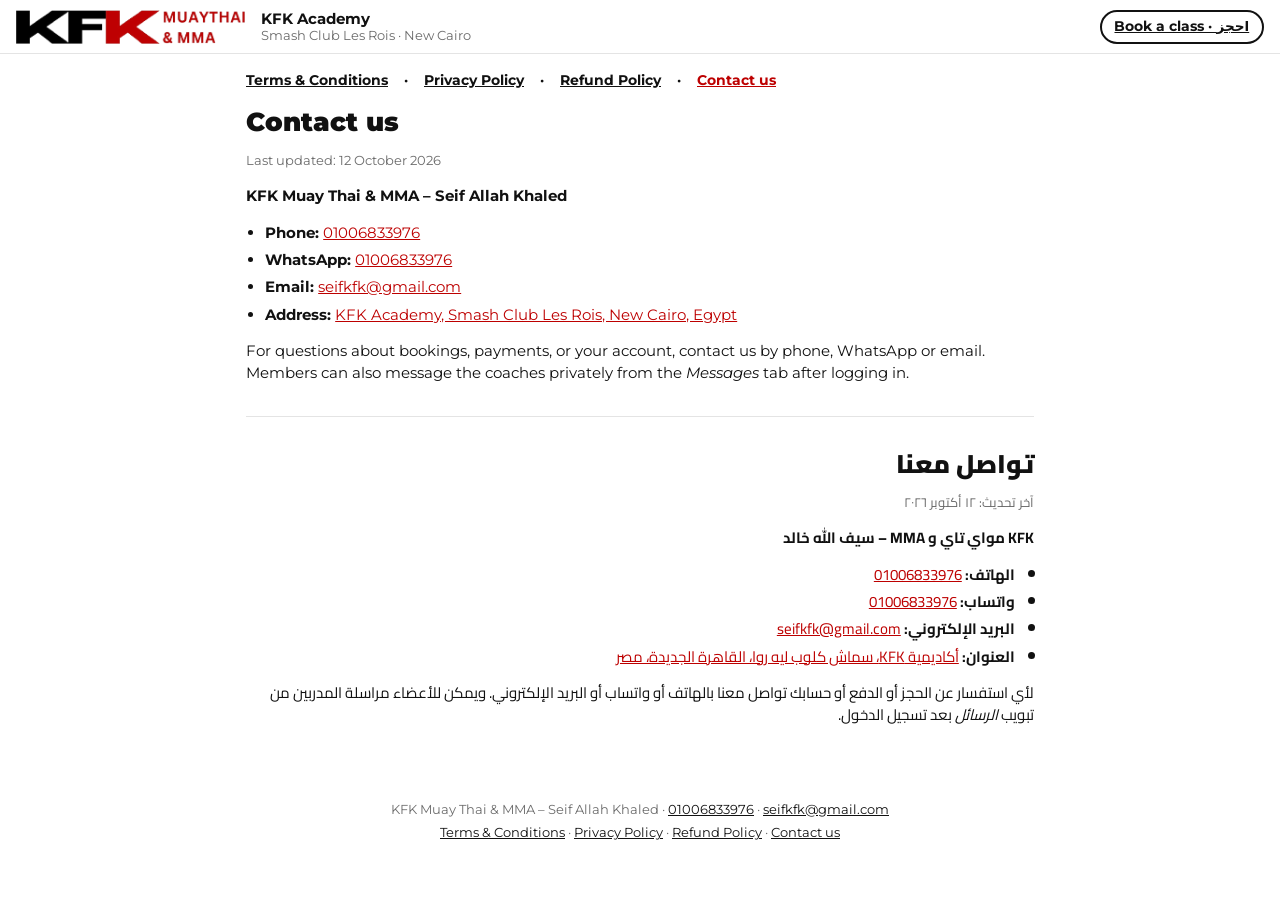
<file: contact.html>
<!doctype html>
<html lang="en">
<head>
<meta charset="utf-8"><meta name="viewport" content="width=device-width, initial-scale=1">
<title>Contact us — KFK Academy</title>
<meta name="description" content="Contact us for KFK Muay Thai &amp; MMA class booking at KFK Academy, New Cairo.">
<link rel="icon" type="image/png" href="assets/brand/icon-k-black-fighter.png">
<link rel="preconnect" href="https://fonts.googleapis.com"><link rel="preconnect" href="https://fonts.gstatic.com" crossorigin>
<link href="https://fonts.googleapis.com/css2?family=Montserrat:wght@400;600;700;800&family=Cairo:wght@400;600;700&display=swap" rel="stylesheet">
<link rel="stylesheet" href="css/app.css">
</head>
<body class="policy">
<header class="top"><a href="./"><img class="logo" src="assets/brand/logo-full-horizontal.png" alt="KFK Muay Thai &amp; MMA"></a>
<div class="who"><strong>KFK Academy</strong><small>Smash Club Les Rois · New Cairo</small></div>
<a class="btn ghost sm" href="./">Book a class · احجز</a></header>
<main class="container policy-body">
<nav class="policy-nav"><a href="terms.html">Terms &amp; Conditions</a> · <a href="privacy.html">Privacy Policy</a> · <a href="refund-policy.html">Refund Policy</a> · <a href="contact.html" aria-current="page">Contact us</a></nav>
<article lang="en"><h1>Contact us</h1><p class="muted small">Last updated: 12 October 2026</p><p><strong>KFK Muay Thai &amp; MMA – Seif Allah Khaled</strong></p>
<ul class="rules">
<li><strong>Phone:</strong> <a href="tel:+201006833976">01006833976</a></li>
<li><strong>WhatsApp:</strong> <a href="https://wa.me/201006833976" target="_blank" rel="noopener">01006833976</a></li>
<li><strong>Email:</strong> <a href="mailto:seifkfk@gmail.com">seifkfk@gmail.com</a></li>
<li><strong>Address:</strong> <a href="https://maps.google.com/?q=30.005711,31.508550" target="_blank" rel="noopener">KFK Academy, Smash Club Les Rois, New Cairo, Egypt</a></li>
</ul>
<p>For questions about bookings, payments, or your account, contact us by phone, WhatsApp or email. Members can also message the coaches privately from the <em>Messages</em> tab after logging in.</p></article>
<article lang="ar" dir="rtl"><h1>تواصل معنا</h1><p class="muted small">آخر تحديث: ١٢ أكتوبر ٢٠٢٦</p><p><strong>KFK مواي تاي و MMA – سيف الله خالد</strong></p>
<ul class="rules">
<li><strong>الهاتف:</strong> <a href="tel:+201006833976">01006833976</a></li>
<li><strong>واتساب:</strong> <a href="https://wa.me/201006833976" target="_blank" rel="noopener">01006833976</a></li>
<li><strong>البريد الإلكتروني:</strong> <a href="mailto:seifkfk@gmail.com">seifkfk@gmail.com</a></li>
<li><strong>العنوان:</strong> <a href="https://maps.google.com/?q=30.005711,31.508550" target="_blank" rel="noopener">أكاديمية KFK، سماش كلوب ليه روا، القاهرة الجديدة، مصر</a></li>
</ul>
<p>لأي استفسار عن الحجز أو الدفع أو حسابك تواصل معنا بالهاتف أو واتساب أو البريد الإلكتروني. ويمكن للأعضاء مراسلة المدربين من تبويب <em>الرسائل</em> بعد تسجيل الدخول.</p></article>
</main>
<footer class="site-footer"><span>KFK Muay Thai &amp; MMA – Seif Allah Khaled</span> · <a href="tel:+201006833976">01006833976</a> · <a href="mailto:seifkfk@gmail.com">seifkfk@gmail.com</a><br><a href="terms.html">Terms &amp; Conditions</a> · <a href="privacy.html">Privacy Policy</a> · <a href="refund-policy.html">Refund Policy</a> · <a href="contact.html" aria-current="page">Contact us</a></footer>
</body></html>
</file>
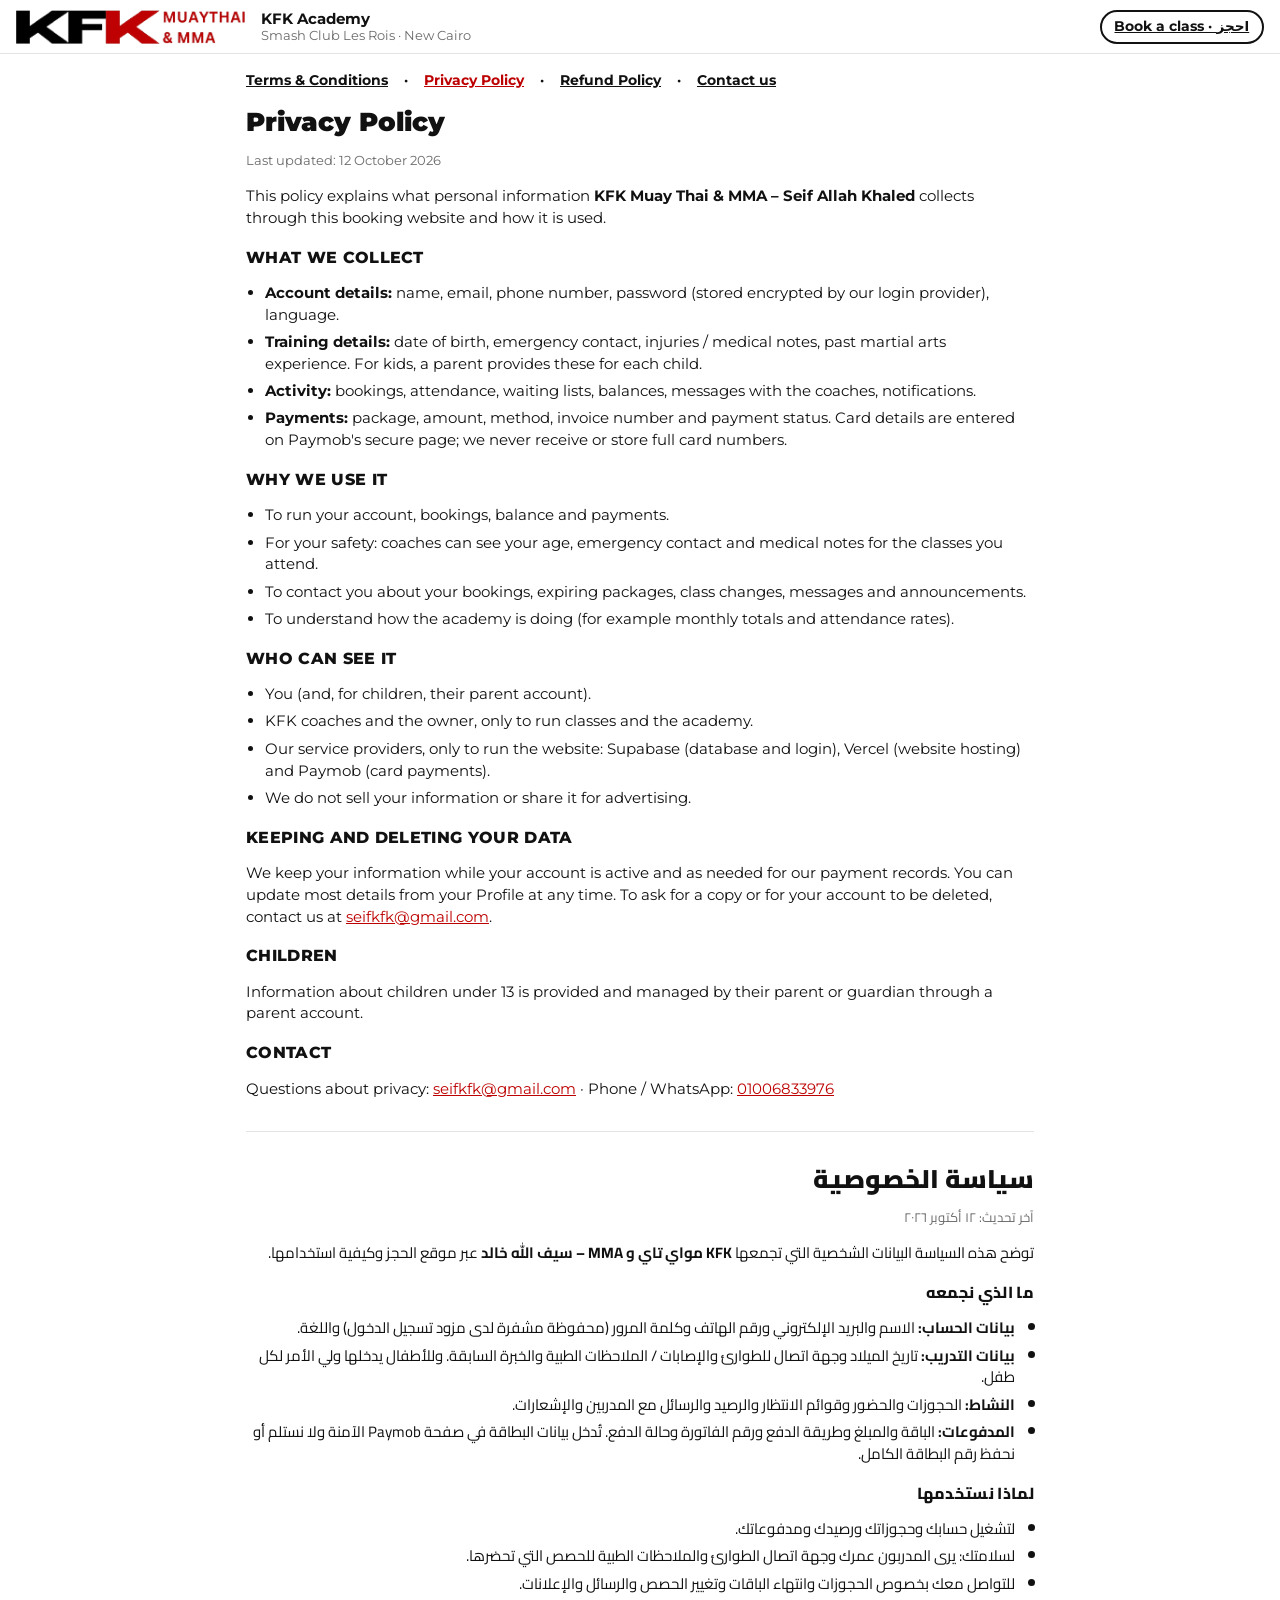
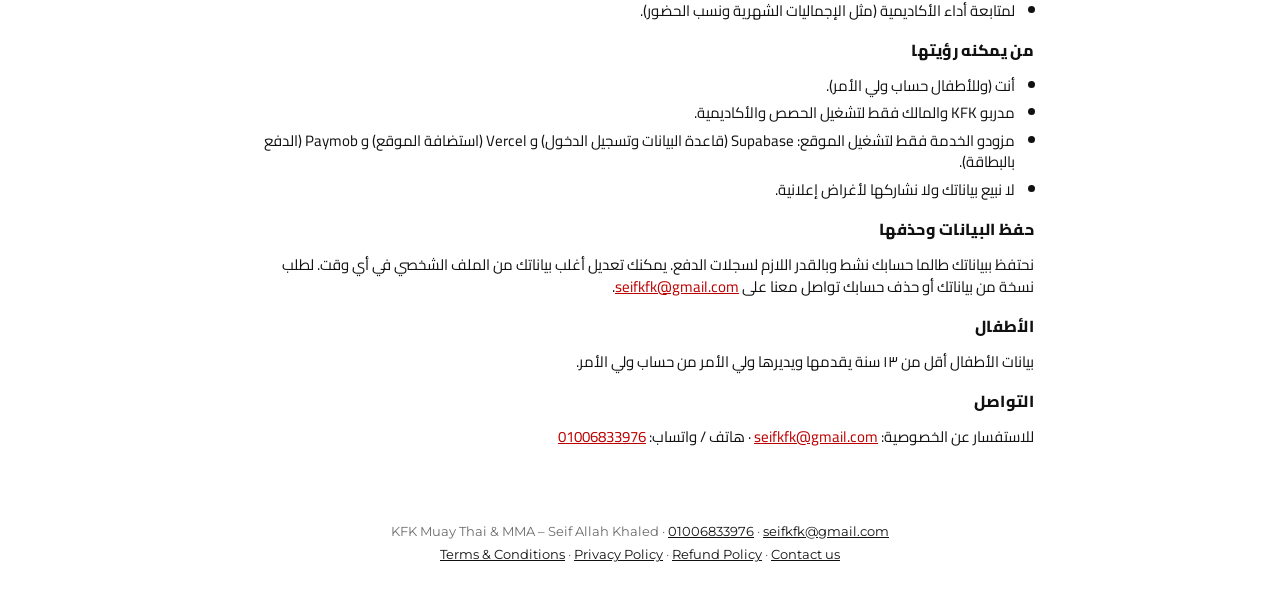
<file: privacy.html>
<!doctype html>
<html lang="en">
<head>
<meta charset="utf-8"><meta name="viewport" content="width=device-width, initial-scale=1">
<title>Privacy Policy — KFK Academy</title>
<meta name="description" content="Privacy Policy for KFK Muay Thai &amp; MMA class booking at KFK Academy, New Cairo.">
<link rel="icon" type="image/png" href="assets/brand/icon-k-black-fighter.png">
<link rel="preconnect" href="https://fonts.googleapis.com"><link rel="preconnect" href="https://fonts.gstatic.com" crossorigin>
<link href="https://fonts.googleapis.com/css2?family=Montserrat:wght@400;600;700;800&family=Cairo:wght@400;600;700&display=swap" rel="stylesheet">
<link rel="stylesheet" href="css/app.css">
</head>
<body class="policy">
<header class="top"><a href="./"><img class="logo" src="assets/brand/logo-full-horizontal.png" alt="KFK Muay Thai &amp; MMA"></a>
<div class="who"><strong>KFK Academy</strong><small>Smash Club Les Rois · New Cairo</small></div>
<a class="btn ghost sm" href="./">Book a class · احجز</a></header>
<main class="container policy-body">
<nav class="policy-nav"><a href="terms.html">Terms &amp; Conditions</a> · <a href="privacy.html" aria-current="page">Privacy Policy</a> · <a href="refund-policy.html">Refund Policy</a> · <a href="contact.html">Contact us</a></nav>
<article lang="en"><h1>Privacy Policy</h1><p class="muted small">Last updated: 12 October 2026</p><p>This policy explains what personal information <strong>KFK Muay Thai &amp; MMA – Seif Allah Khaled</strong> collects through this booking website and how it is used.</p>
<h2>What we collect</h2><ul class="rules"><li><strong>Account details:</strong> name, email, phone number, password (stored encrypted by our login provider), language.</li><li><strong>Training details:</strong> date of birth, emergency contact, injuries / medical notes, past martial arts experience. For kids, a parent provides these for each child.</li><li><strong>Activity:</strong> bookings, attendance, waiting lists, balances, messages with the coaches, notifications.</li><li><strong>Payments:</strong> package, amount, method, invoice number and payment status. Card details are entered on Paymob's secure page; we never receive or store full card numbers.</li></ul>
<h2>Why we use it</h2><ul class="rules"><li>To run your account, bookings, balance and payments.</li><li>For your safety: coaches can see your age, emergency contact and medical notes for the classes you attend.</li><li>To contact you about your bookings, expiring packages, class changes, messages and announcements.</li><li>To understand how the academy is doing (for example monthly totals and attendance rates).</li></ul>
<h2>Who can see it</h2><ul class="rules"><li>You (and, for children, their parent account).</li><li>KFK coaches and the owner, only to run classes and the academy.</li><li>Our service providers, only to run the website: Supabase (database and login), Vercel (website hosting) and Paymob (card payments).</li><li>We do not sell your information or share it for advertising.</li></ul>
<h2>Keeping and deleting your data</h2><p>We keep your information while your account is active and as needed for our payment records. You can update most details from your Profile at any time. To ask for a copy or for your account to be deleted, contact us at <a href="mailto:seifkfk@gmail.com">seifkfk@gmail.com</a>.</p>
<h2>Children</h2><p>Information about children under 13 is provided and managed by their parent or guardian through a parent account.</p>
<h2>Contact</h2><p>Questions about privacy: <a href="mailto:seifkfk@gmail.com">seifkfk@gmail.com</a> · Phone / WhatsApp: <a href="https://wa.me/201006833976">01006833976</a></p></article>
<article lang="ar" dir="rtl"><h1>سياسة الخصوصية</h1><p class="muted small">آخر تحديث: ١٢ أكتوبر ٢٠٢٦</p><p>توضح هذه السياسة البيانات الشخصية التي تجمعها <strong>KFK مواي تاي و MMA – سيف الله خالد</strong> عبر موقع الحجز وكيفية استخدامها.</p>
<h2>ما الذي نجمعه</h2><ul class="rules"><li><strong>بيانات الحساب:</strong> الاسم والبريد الإلكتروني ورقم الهاتف وكلمة المرور (محفوظة مشفرة لدى مزود تسجيل الدخول) واللغة.</li><li><strong>بيانات التدريب:</strong> تاريخ الميلاد وجهة اتصال للطوارئ والإصابات / الملاحظات الطبية والخبرة السابقة. وللأطفال يدخلها ولي الأمر لكل طفل.</li><li><strong>النشاط:</strong> الحجوزات والحضور وقوائم الانتظار والرصيد والرسائل مع المدربين والإشعارات.</li><li><strong>المدفوعات:</strong> الباقة والمبلغ وطريقة الدفع ورقم الفاتورة وحالة الدفع. تُدخل بيانات البطاقة في صفحة Paymob الآمنة ولا نستلم أو نحفظ رقم البطاقة الكامل.</li></ul>
<h2>لماذا نستخدمها</h2><ul class="rules"><li>لتشغيل حسابك وحجوزاتك ورصيدك ومدفوعاتك.</li><li>لسلامتك: يرى المدربون عمرك وجهة اتصال الطوارئ والملاحظات الطبية للحصص التي تحضرها.</li><li>للتواصل معك بخصوص الحجوزات وانتهاء الباقات وتغيير الحصص والرسائل والإعلانات.</li><li>لمتابعة أداء الأكاديمية (مثل الإجماليات الشهرية ونسب الحضور).</li></ul>
<h2>من يمكنه رؤيتها</h2><ul class="rules"><li>أنت (وللأطفال حساب ولي الأمر).</li><li>مدربو KFK والمالك فقط لتشغيل الحصص والأكاديمية.</li><li>مزودو الخدمة فقط لتشغيل الموقع: Supabase (قاعدة البيانات وتسجيل الدخول) و Vercel (استضافة الموقع) و Paymob (الدفع بالبطاقة).</li><li>لا نبيع بياناتك ولا نشاركها لأغراض إعلانية.</li></ul>
<h2>حفظ البيانات وحذفها</h2><p>نحتفظ ببياناتك طالما حسابك نشط وبالقدر اللازم لسجلات الدفع. يمكنك تعديل أغلب بياناتك من الملف الشخصي في أي وقت. لطلب نسخة من بياناتك أو حذف حسابك تواصل معنا على <a href="mailto:seifkfk@gmail.com">seifkfk@gmail.com</a>.</p>
<h2>الأطفال</h2><p>بيانات الأطفال أقل من ١٣ سنة يقدمها ويديرها ولي الأمر من حساب ولي الأمر.</p>
<h2>التواصل</h2><p>للاستفسار عن الخصوصية: <a href="mailto:seifkfk@gmail.com">seifkfk@gmail.com</a> · هاتف / واتساب: <a href="https://wa.me/201006833976">01006833976</a></p></article>
</main>
<footer class="site-footer"><span>KFK Muay Thai &amp; MMA – Seif Allah Khaled</span> · <a href="tel:+201006833976">01006833976</a> · <a href="mailto:seifkfk@gmail.com">seifkfk@gmail.com</a><br><a href="terms.html">Terms &amp; Conditions</a> · <a href="privacy.html" aria-current="page">Privacy Policy</a> · <a href="refund-policy.html">Refund Policy</a> · <a href="contact.html">Contact us</a></footer>
</body></html>
</file>
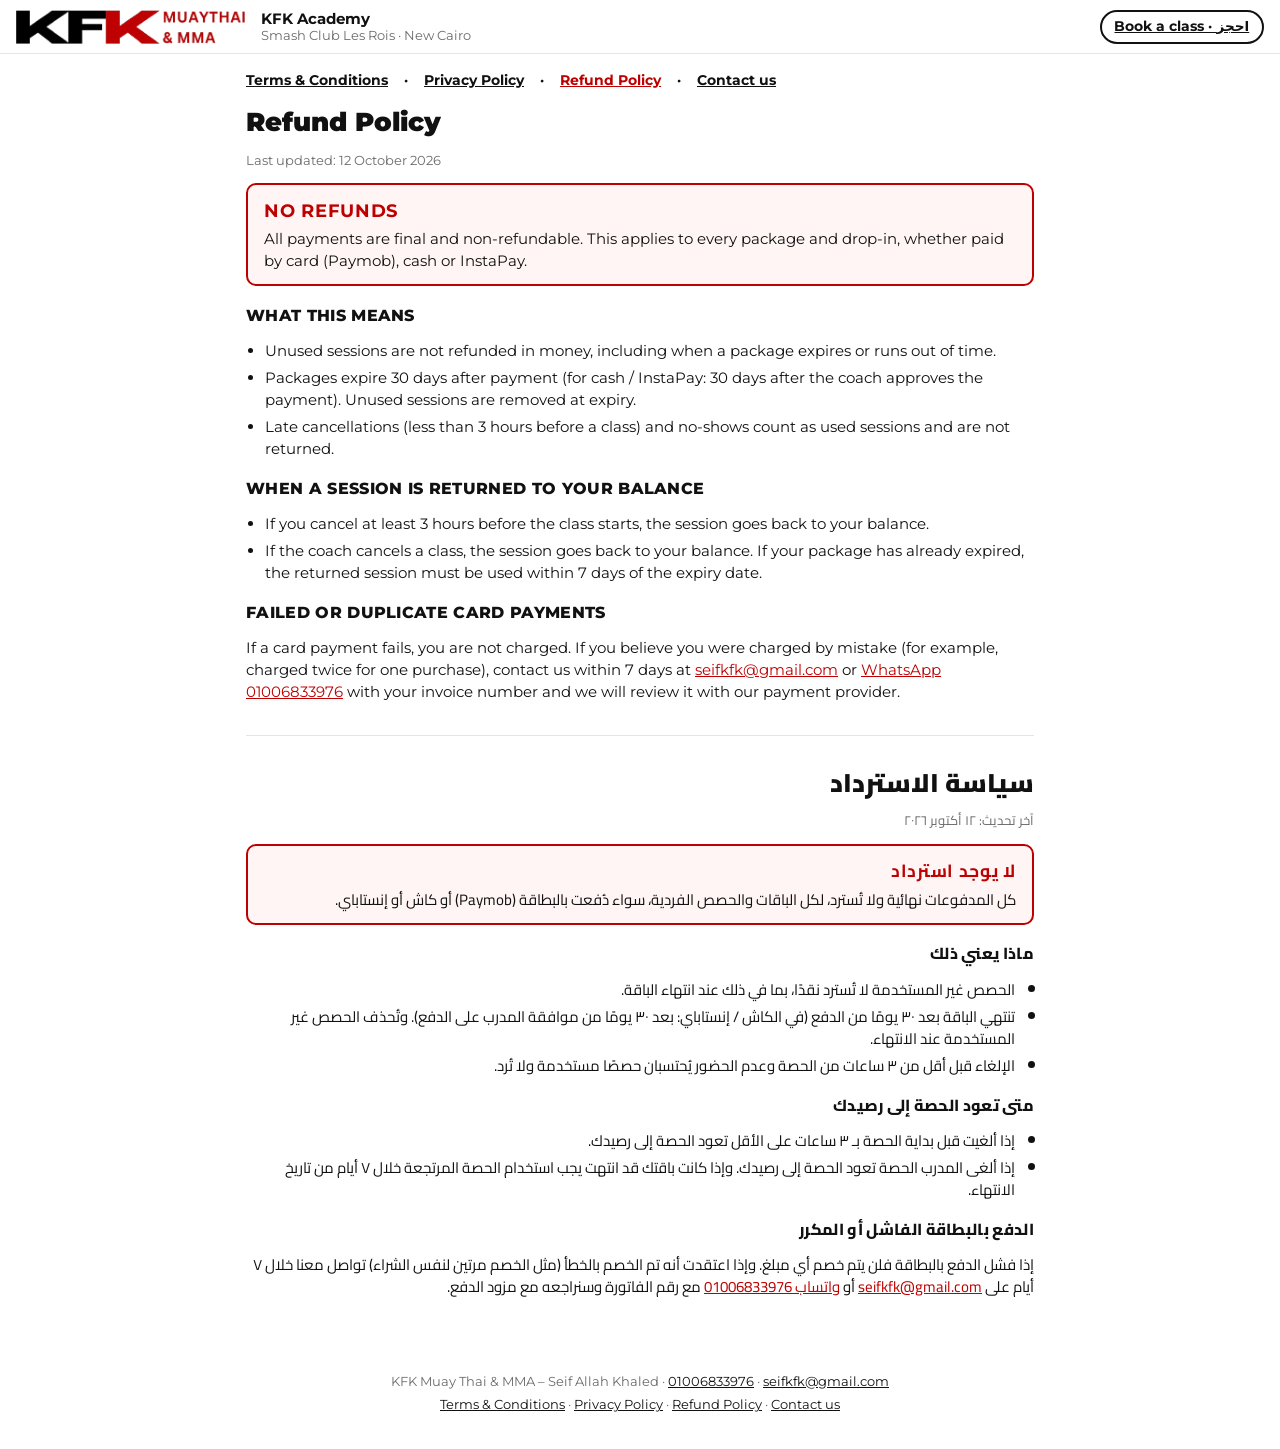
<file: refund-policy.html>
<!doctype html>
<html lang="en">
<head>
<meta charset="utf-8"><meta name="viewport" content="width=device-width, initial-scale=1">
<title>Refund Policy — KFK Academy</title>
<meta name="description" content="Refund Policy for KFK Muay Thai &amp; MMA class booking at KFK Academy, New Cairo.">
<link rel="icon" type="image/png" href="assets/brand/icon-k-black-fighter.png">
<link rel="preconnect" href="https://fonts.googleapis.com"><link rel="preconnect" href="https://fonts.gstatic.com" crossorigin>
<link href="https://fonts.googleapis.com/css2?family=Montserrat:wght@400;600;700;800&family=Cairo:wght@400;600;700&display=swap" rel="stylesheet">
<link rel="stylesheet" href="css/app.css">
</head>
<body class="policy">
<header class="top"><a href="./"><img class="logo" src="assets/brand/logo-full-horizontal.png" alt="KFK Muay Thai &amp; MMA"></a>
<div class="who"><strong>KFK Academy</strong><small>Smash Club Les Rois · New Cairo</small></div>
<a class="btn ghost sm" href="./">Book a class · احجز</a></header>
<main class="container policy-body">
<nav class="policy-nav"><a href="terms.html">Terms &amp; Conditions</a> · <a href="privacy.html">Privacy Policy</a> · <a href="refund-policy.html" aria-current="page">Refund Policy</a> · <a href="contact.html">Contact us</a></nav>
<article lang="en"><h1>Refund Policy</h1><p class="muted small">Last updated: 12 October 2026</p><div class="no-refunds"><strong>NO REFUNDS</strong><p>All payments are final and non-refundable. This applies to every package and drop-in, whether paid by card (Paymob), cash or InstaPay.</p></div>
<h2>What this means</h2>
<ul class="rules">
<li>Unused sessions are not refunded in money, including when a package expires or runs out of time.</li>
<li>Packages expire 30 days after payment (for cash / InstaPay: 30 days after the coach approves the payment). Unused sessions are removed at expiry.</li>
<li>Late cancellations (less than 3 hours before a class) and no-shows count as used sessions and are not returned.</li>
</ul>
<h2>When a session is returned to your balance</h2>
<ul class="rules">
<li>If you cancel at least 3 hours before the class starts, the session goes back to your balance.</li>
<li>If the coach cancels a class, the session goes back to your balance. If your package has already expired, the returned session must be used within 7 days of the expiry date.</li>
</ul>
<h2>Failed or duplicate card payments</h2>
<p>If a card payment fails, you are not charged. If you believe you were charged by mistake (for example, charged twice for one purchase), contact us within 7 days at <a href="mailto:seifkfk@gmail.com">seifkfk@gmail.com</a> or <a href="https://wa.me/201006833976">WhatsApp 01006833976</a> with your invoice number and we will review it with our payment provider.</p></article>
<article lang="ar" dir="rtl"><h1>سياسة الاسترداد</h1><p class="muted small">آخر تحديث: ١٢ أكتوبر ٢٠٢٦</p><div class="no-refunds"><strong>لا يوجد استرداد</strong><p>كل المدفوعات نهائية ولا تُسترد، لكل الباقات والحصص الفردية، سواء دُفعت بالبطاقة (Paymob) أو كاش أو إنستاباي.</p></div>
<h2>ماذا يعني ذلك</h2>
<ul class="rules">
<li>الحصص غير المستخدمة لا تُسترد نقدًا، بما في ذلك عند انتهاء الباقة.</li>
<li>تنتهي الباقة بعد ٣٠ يومًا من الدفع (في الكاش / إنستاباي: بعد ٣٠ يومًا من موافقة المدرب على الدفع). وتُحذف الحصص غير المستخدمة عند الانتهاء.</li>
<li>الإلغاء قبل أقل من ٣ ساعات من الحصة وعدم الحضور يُحتسبان حصصًا مستخدمة ولا تُرد.</li>
</ul>
<h2>متى تعود الحصة إلى رصيدك</h2>
<ul class="rules">
<li>إذا ألغيت قبل بداية الحصة بـ ٣ ساعات على الأقل تعود الحصة إلى رصيدك.</li>
<li>إذا ألغى المدرب الحصة تعود الحصة إلى رصيدك. وإذا كانت باقتك قد انتهت يجب استخدام الحصة المرتجعة خلال ٧ أيام من تاريخ الانتهاء.</li>
</ul>
<h2>الدفع بالبطاقة الفاشل أو المكرر</h2>
<p>إذا فشل الدفع بالبطاقة فلن يتم خصم أي مبلغ. وإذا اعتقدت أنه تم الخصم بالخطأ (مثل الخصم مرتين لنفس الشراء) تواصل معنا خلال ٧ أيام على <a href="mailto:seifkfk@gmail.com">seifkfk@gmail.com</a> أو <a href="https://wa.me/201006833976">واتساب 01006833976</a> مع رقم الفاتورة وسنراجعه مع مزود الدفع.</p></article>
</main>
<footer class="site-footer"><span>KFK Muay Thai &amp; MMA – Seif Allah Khaled</span> · <a href="tel:+201006833976">01006833976</a> · <a href="mailto:seifkfk@gmail.com">seifkfk@gmail.com</a><br><a href="terms.html">Terms &amp; Conditions</a> · <a href="privacy.html">Privacy Policy</a> · <a href="refund-policy.html" aria-current="page">Refund Policy</a> · <a href="contact.html">Contact us</a></footer>
</body></html>
</file>
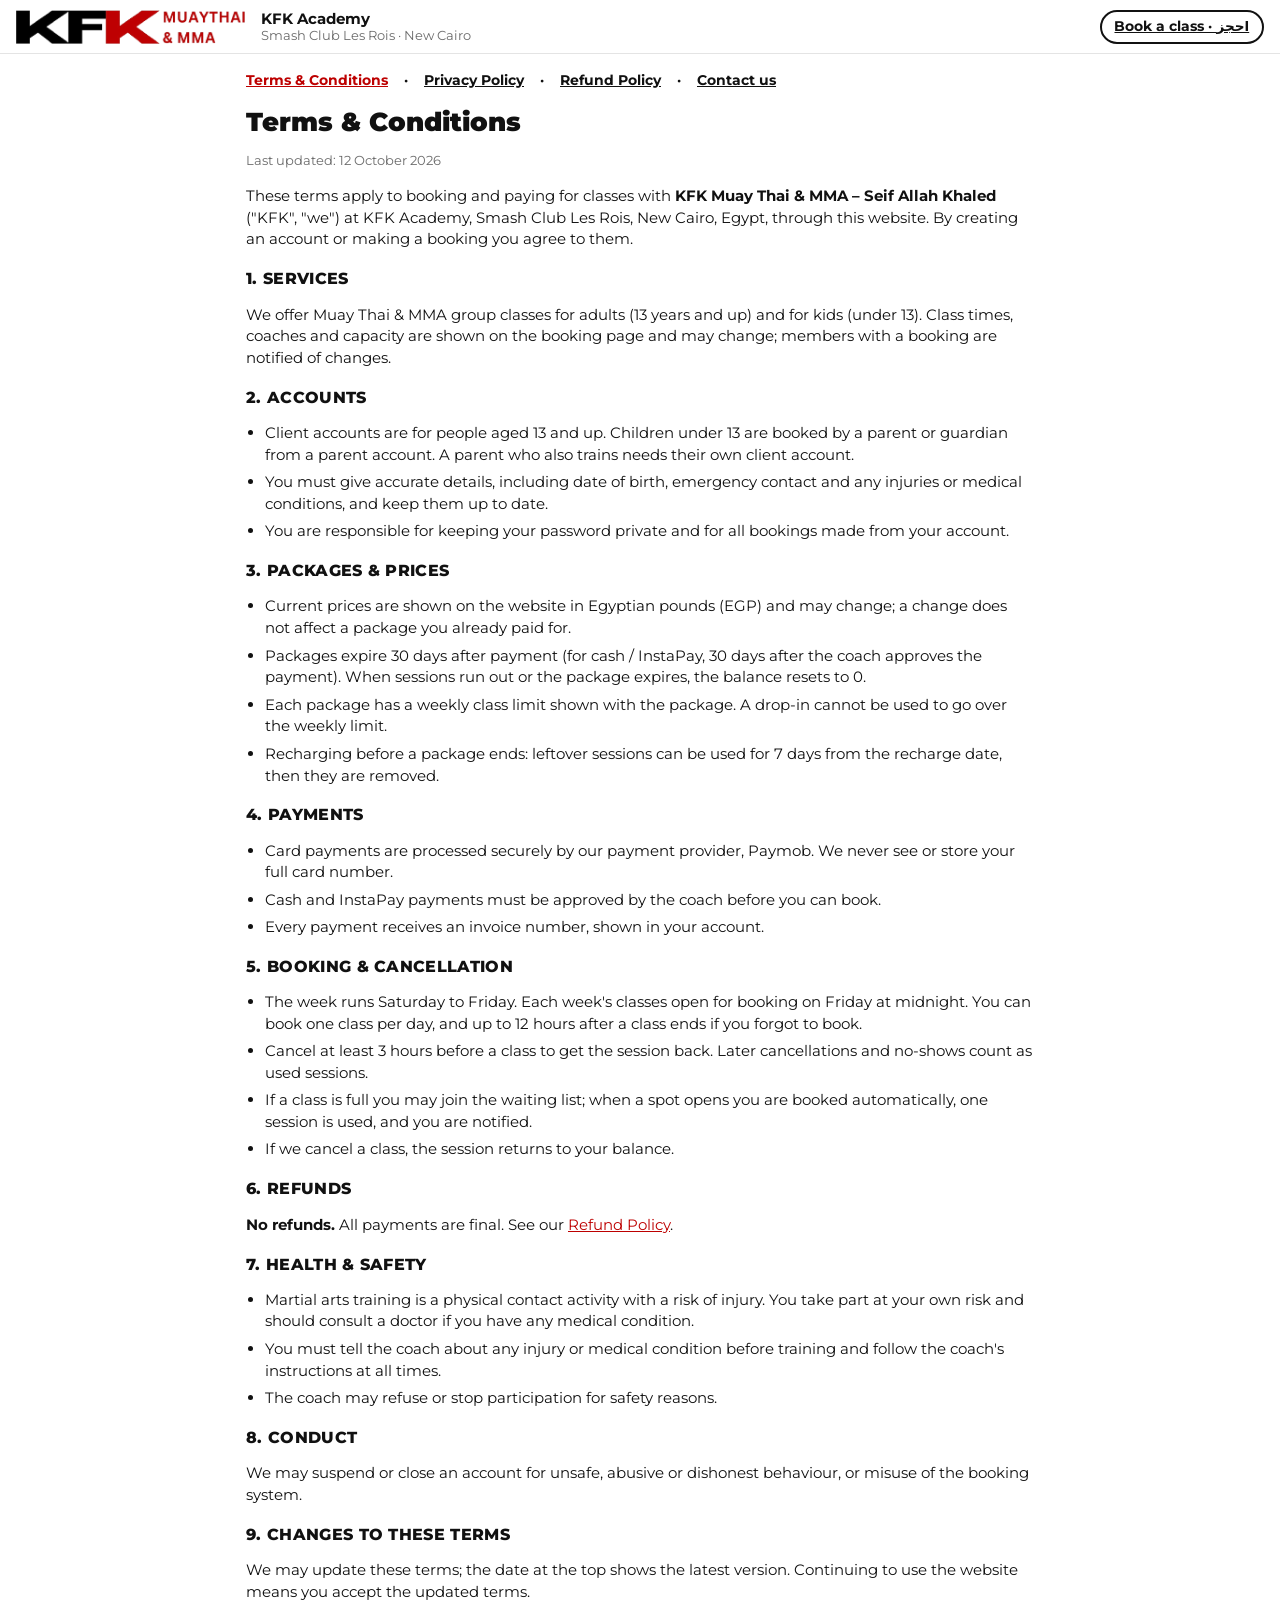
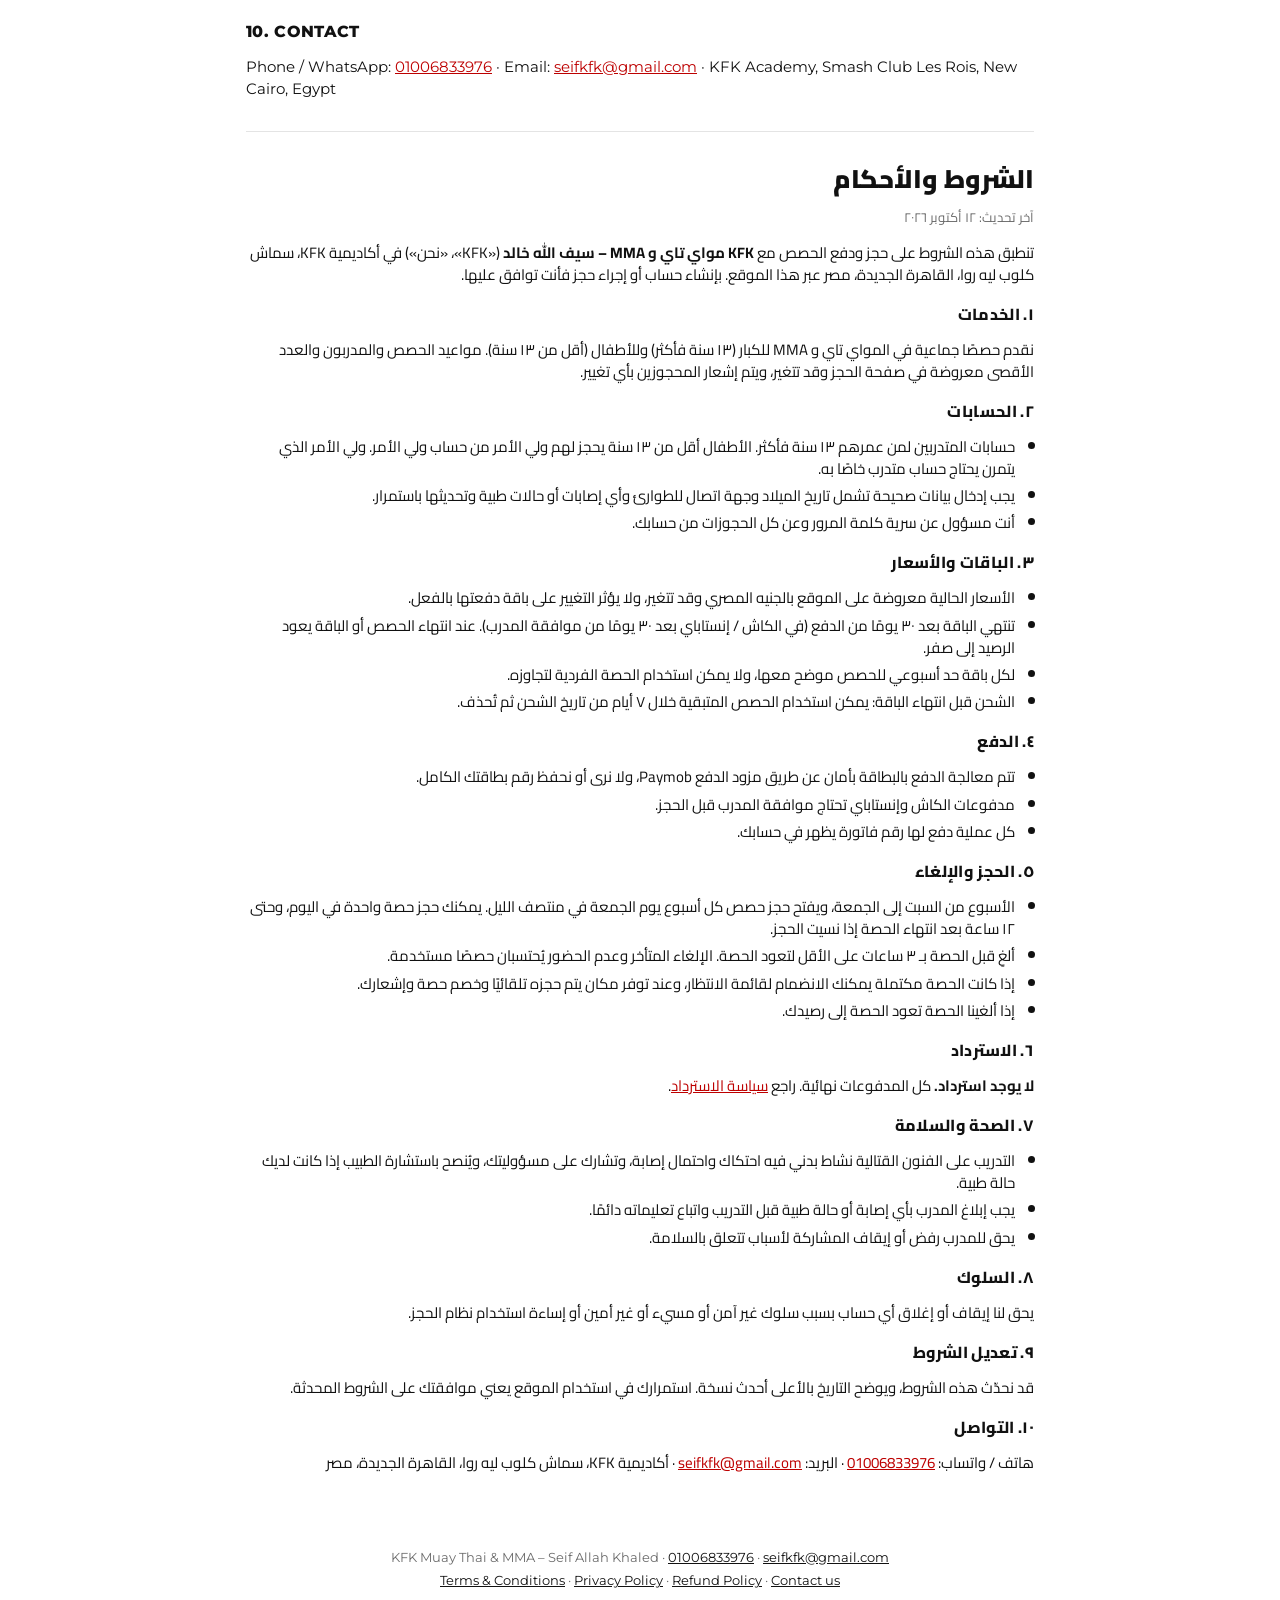
<file: terms.html>
<!doctype html>
<html lang="en">
<head>
<meta charset="utf-8"><meta name="viewport" content="width=device-width, initial-scale=1">
<title>Terms &amp; Conditions — KFK Academy</title>
<meta name="description" content="Terms &amp; Conditions for KFK Muay Thai &amp; MMA class booking at KFK Academy, New Cairo.">
<link rel="icon" type="image/png" href="assets/brand/icon-k-black-fighter.png">
<link rel="preconnect" href="https://fonts.googleapis.com"><link rel="preconnect" href="https://fonts.gstatic.com" crossorigin>
<link href="https://fonts.googleapis.com/css2?family=Montserrat:wght@400;600;700;800&family=Cairo:wght@400;600;700&display=swap" rel="stylesheet">
<link rel="stylesheet" href="css/app.css">
</head>
<body class="policy">
<header class="top"><a href="./"><img class="logo" src="assets/brand/logo-full-horizontal.png" alt="KFK Muay Thai &amp; MMA"></a>
<div class="who"><strong>KFK Academy</strong><small>Smash Club Les Rois · New Cairo</small></div>
<a class="btn ghost sm" href="./">Book a class · احجز</a></header>
<main class="container policy-body">
<nav class="policy-nav"><a href="terms.html" aria-current="page">Terms &amp; Conditions</a> · <a href="privacy.html">Privacy Policy</a> · <a href="refund-policy.html">Refund Policy</a> · <a href="contact.html">Contact us</a></nav>
<article lang="en"><h1>Terms &amp; Conditions</h1><p class="muted small">Last updated: 12 October 2026</p><p>These terms apply to booking and paying for classes with <strong>KFK Muay Thai &amp; MMA – Seif Allah Khaled</strong> ("KFK", "we") at KFK Academy, Smash Club Les Rois, New Cairo, Egypt, through this website. By creating an account or making a booking you agree to them.</p>
<h2>1. Services</h2><p>We offer Muay Thai &amp; MMA group classes for adults (13 years and up) and for kids (under 13). Class times, coaches and capacity are shown on the booking page and may change; members with a booking are notified of changes.</p>
<h2>2. Accounts</h2><ul class="rules"><li>Client accounts are for people aged 13 and up. Children under 13 are booked by a parent or guardian from a parent account. A parent who also trains needs their own client account.</li><li>You must give accurate details, including date of birth, emergency contact and any injuries or medical conditions, and keep them up to date.</li><li>You are responsible for keeping your password private and for all bookings made from your account.</li></ul>
<h2>3. Packages &amp; prices</h2><ul class="rules"><li>Current prices are shown on the website in Egyptian pounds (EGP) and may change; a change does not affect a package you already paid for.</li><li>Packages expire 30 days after payment (for cash / InstaPay, 30 days after the coach approves the payment). When sessions run out or the package expires, the balance resets to 0.</li><li>Each package has a weekly class limit shown with the package. A drop-in cannot be used to go over the weekly limit.</li><li>Recharging before a package ends: leftover sessions can be used for 7 days from the recharge date, then they are removed.</li></ul>
<h2>4. Payments</h2><ul class="rules"><li>Card payments are processed securely by our payment provider, Paymob. We never see or store your full card number.</li><li>Cash and InstaPay payments must be approved by the coach before you can book.</li><li>Every payment receives an invoice number, shown in your account.</li></ul>
<h2>5. Booking &amp; cancellation</h2><ul class="rules"><li>The week runs Saturday to Friday. Each week's classes open for booking on Friday at midnight. You can book one class per day, and up to 12 hours after a class ends if you forgot to book.</li><li>Cancel at least 3 hours before a class to get the session back. Later cancellations and no-shows count as used sessions.</li><li>If a class is full you may join the waiting list; when a spot opens you are booked automatically, one session is used, and you are notified.</li><li>If we cancel a class, the session returns to your balance.</li></ul>
<h2>6. Refunds</h2><p><strong>No refunds.</strong> All payments are final. See our <a href="refund-policy.html">Refund Policy</a>.</p>
<h2>7. Health &amp; safety</h2><ul class="rules"><li>Martial arts training is a physical contact activity with a risk of injury. You take part at your own risk and should consult a doctor if you have any medical condition.</li><li>You must tell the coach about any injury or medical condition before training and follow the coach's instructions at all times.</li><li>The coach may refuse or stop participation for safety reasons.</li></ul>
<h2>8. Conduct</h2><p>We may suspend or close an account for unsafe, abusive or dishonest behaviour, or misuse of the booking system.</p>
<h2>9. Changes to these terms</h2><p>We may update these terms; the date at the top shows the latest version. Continuing to use the website means you accept the updated terms.</p>
<h2>10. Contact</h2><p>Phone / WhatsApp: <a href="https://wa.me/201006833976">01006833976</a> · Email: <a href="mailto:seifkfk@gmail.com">seifkfk@gmail.com</a> · KFK Academy, Smash Club Les Rois, New Cairo, Egypt</p></article>
<article lang="ar" dir="rtl"><h1>الشروط والأحكام</h1><p class="muted small">آخر تحديث: ١٢ أكتوبر ٢٠٢٦</p><p>تنطبق هذه الشروط على حجز ودفع الحصص مع <strong>KFK مواي تاي و MMA – سيف الله خالد</strong> («KFK»، «نحن») في أكاديمية KFK، سماش كلوب ليه روا، القاهرة الجديدة، مصر عبر هذا الموقع. بإنشاء حساب أو إجراء حجز فأنت توافق عليها.</p>
<h2>١. الخدمات</h2><p>نقدم حصصًا جماعية في المواي تاي و MMA للكبار (١٣ سنة فأكثر) وللأطفال (أقل من ١٣ سنة). مواعيد الحصص والمدربون والعدد الأقصى معروضة في صفحة الحجز وقد تتغير، ويتم إشعار المحجوزين بأي تغيير.</p>
<h2>٢. الحسابات</h2><ul class="rules"><li>حسابات المتدربين لمن عمرهم ١٣ سنة فأكثر. الأطفال أقل من ١٣ سنة يحجز لهم ولي الأمر من حساب ولي الأمر. ولي الأمر الذي يتمرن يحتاج حساب متدرب خاصًا به.</li><li>يجب إدخال بيانات صحيحة تشمل تاريخ الميلاد وجهة اتصال للطوارئ وأي إصابات أو حالات طبية وتحديثها باستمرار.</li><li>أنت مسؤول عن سرية كلمة المرور وعن كل الحجوزات من حسابك.</li></ul>
<h2>٣. الباقات والأسعار</h2><ul class="rules"><li>الأسعار الحالية معروضة على الموقع بالجنيه المصري وقد تتغير، ولا يؤثر التغيير على باقة دفعتها بالفعل.</li><li>تنتهي الباقة بعد ٣٠ يومًا من الدفع (في الكاش / إنستاباي بعد ٣٠ يومًا من موافقة المدرب). عند انتهاء الحصص أو الباقة يعود الرصيد إلى صفر.</li><li>لكل باقة حد أسبوعي للحصص موضح معها، ولا يمكن استخدام الحصة الفردية لتجاوزه.</li><li>الشحن قبل انتهاء الباقة: يمكن استخدام الحصص المتبقية خلال ٧ أيام من تاريخ الشحن ثم تُحذف.</li></ul>
<h2>٤. الدفع</h2><ul class="rules"><li>تتم معالجة الدفع بالبطاقة بأمان عن طريق مزود الدفع Paymob، ولا نرى أو نحفظ رقم بطاقتك الكامل.</li><li>مدفوعات الكاش وإنستاباي تحتاج موافقة المدرب قبل الحجز.</li><li>كل عملية دفع لها رقم فاتورة يظهر في حسابك.</li></ul>
<h2>٥. الحجز والإلغاء</h2><ul class="rules"><li>الأسبوع من السبت إلى الجمعة، ويفتح حجز حصص كل أسبوع يوم الجمعة في منتصف الليل. يمكنك حجز حصة واحدة في اليوم، وحتى ١٢ ساعة بعد انتهاء الحصة إذا نسيت الحجز.</li><li>ألغِ قبل الحصة بـ ٣ ساعات على الأقل لتعود الحصة. الإلغاء المتأخر وعدم الحضور يُحتسبان حصصًا مستخدمة.</li><li>إذا كانت الحصة مكتملة يمكنك الانضمام لقائمة الانتظار، وعند توفر مكان يتم حجزه تلقائيًا وخصم حصة وإشعارك.</li><li>إذا ألغينا الحصة تعود الحصة إلى رصيدك.</li></ul>
<h2>٦. الاسترداد</h2><p><strong>لا يوجد استرداد.</strong> كل المدفوعات نهائية. راجع <a href="refund-policy.html">سياسة الاسترداد</a>.</p>
<h2>٧. الصحة والسلامة</h2><ul class="rules"><li>التدريب على الفنون القتالية نشاط بدني فيه احتكاك واحتمال إصابة، وتشارك على مسؤوليتك، ويُنصح باستشارة الطبيب إذا كانت لديك حالة طبية.</li><li>يجب إبلاغ المدرب بأي إصابة أو حالة طبية قبل التدريب واتباع تعليماته دائمًا.</li><li>يحق للمدرب رفض أو إيقاف المشاركة لأسباب تتعلق بالسلامة.</li></ul>
<h2>٨. السلوك</h2><p>يحق لنا إيقاف أو إغلاق أي حساب بسبب سلوك غير آمن أو مسيء أو غير أمين أو إساءة استخدام نظام الحجز.</p>
<h2>٩. تعديل الشروط</h2><p>قد نحدّث هذه الشروط، ويوضح التاريخ بالأعلى أحدث نسخة. استمرارك في استخدام الموقع يعني موافقتك على الشروط المحدثة.</p>
<h2>١٠. التواصل</h2><p>هاتف / واتساب: <a href="https://wa.me/201006833976">01006833976</a> · البريد: <a href="mailto:seifkfk@gmail.com">seifkfk@gmail.com</a> · أكاديمية KFK، سماش كلوب ليه روا، القاهرة الجديدة، مصر</p></article>
</main>
<footer class="site-footer"><span>KFK Muay Thai &amp; MMA – Seif Allah Khaled</span> · <a href="tel:+201006833976">01006833976</a> · <a href="mailto:seifkfk@gmail.com">seifkfk@gmail.com</a><br><a href="terms.html" aria-current="page">Terms &amp; Conditions</a> · <a href="privacy.html">Privacy Policy</a> · <a href="refund-policy.html">Refund Policy</a> · <a href="contact.html">Contact us</a></footer>
</body></html>
</file>
<file: css/app.css>
/* KFK brand: white #FFFFFF, black #000000, red #BD0000 · Montserrat (Cairo for Arabic) */
:root {
  --red: #BD0000;
  --red-dark: #8f0000;
  --black: #000000;
  --ink: #111111;
  --ink-2: #4a4a4a;
  --muted: #6b6b6b;
  --line: #e4e4e4;
  --bg: #ffffff;
  --card: #ffffff;
  --ok: #1d7a3a;
  --ok-bg: #e7f4ea;
  --warn: #8a5a00;
  --warn-bg: #fdf1dc;
  --grey-bg: #ececec;
  --radius: 10px;
  --font: 'Montserrat', system-ui, -apple-system, 'Segoe UI', sans-serif;
}
html[dir='rtl'] { --font: 'Cairo', 'Montserrat', system-ui, sans-serif; }
* { box-sizing: border-box; }
html, body { margin: 0; }
body { font-family: var(--font); background: var(--bg); color: var(--ink); font-size: 15px; line-height: 1.45;
  -webkit-font-smoothing: antialiased; }
h1, h2, h3 { margin: 0 0 .6rem; line-height: 1.2; }
h2 { font-size: 1.15rem; font-weight: 800; text-transform: uppercase; letter-spacing: .02em; margin-top: 1.4rem; }
html[dir='rtl'] h2 { text-transform: none; letter-spacing: 0; }
h3 { font-size: 1rem; font-weight: 700; }
a { color: var(--red); }
small, .small { font-size: .82rem; }
.muted { color: var(--muted); }
.center { text-align: center; padding: 3rem 1rem; }
.error { color: var(--red); font-weight: 600; }
.hidden { display: none !important; }
.row { display: flex; gap: .4rem; align-items: center; flex-wrap: wrap; }
.row select, .row input { width: auto; }

/* Buttons */
.btn { font: inherit; font-weight: 700; border: 2px solid var(--ink); background: var(--card); color: var(--ink);
  border-radius: 999px; padding: .55rem 1.1rem; cursor: pointer; display: inline-flex; gap: .4rem; align-items: center;
  justify-content: center; min-height: 40px; }
.btn:hover { background: #f0f0f0; }
.btn:disabled { opacity: .45; cursor: not-allowed; }
.btn.primary { background: var(--red); border-color: var(--red); color: #fff; }
.btn.primary:hover { background: var(--red-dark); border-color: var(--red-dark); }
.btn.danger { border-color: var(--red); color: var(--red); }
.btn.danger:hover { background: #fbeaea; }
.btn.ghost { border-color: var(--line); }
.btn.sm { padding: .3rem .8rem; min-height: 34px; font-size: .85rem; }
.btn.wide { width: 100%; }
.btn .tag { font-size: .7rem; background: rgba(255,255,255,.25); padding: 0 .4rem; border-radius: 4px; }
.link { background: none; border: 0; color: var(--ink); font: inherit; cursor: pointer; padding: .3rem 0; text-align: start; }
button.link:hover { text-decoration: underline; }
.icon-btn { background: none; border: 0; color: inherit; font-size: 1.3rem; cursor: pointer; padding: .3rem .5rem;
  position: relative; line-height: 1; }
:focus-visible { outline: 3px solid var(--red); outline-offset: 2px; }

/* Auth */
.auth { min-height: 100vh; display: grid; place-items: center; gap: 1.5rem; padding: 2rem 1rem;
  background: var(--black); align-content: center; }
.auth-brand { text-align: center; color: #fff; }
.auth-brand img { width: min(320px, 80vw); height: auto; }
.auth-brand p { margin: .6rem 0 0; color: #cfcfcf; font-weight: 600; letter-spacing: .04em; }
.auth-card { width: min(440px, 100%); background: var(--card); border-radius: 14px; padding: 1.4rem;
  box-shadow: 0 20px 60px rgba(0,0,0,.4); }
.auth-top { display: flex; justify-content: space-between; align-items: center; gap: .5rem; margin-bottom: 1rem; }
.seg { display: inline-flex; background: var(--bg); border-radius: 999px; padding: 3px; }
.seg button { font: inherit; font-weight: 700; border: 0; background: none; padding: .45rem .9rem; border-radius: 999px;
  cursor: pointer; color: var(--ink-2); }
.seg button[aria-pressed='true'] { background: var(--black); color: #fff; }
.seg.choice { display: grid; grid-template-columns: 1fr; gap: .4rem; background: none; padding: 0; width: 100%; }
.seg.choice button { border: 2px solid var(--line); border-radius: var(--radius); text-align: start; padding: .7rem .9rem; }
.seg.choice button[aria-pressed='true'] { border-color: var(--red); background: #fff5f5; color: var(--ink); }
.label { font-weight: 700; margin: 0 0 .4rem; }

/* Forms */
.form { display: grid; gap: .8rem; margin: .8rem 0; }
.field { display: grid; gap: .25rem; }
.field > span { font-weight: 600; font-size: .9rem; }
.field small { color: var(--muted); }
input, select, textarea { font: inherit; padding: .6rem .7rem; border: 1.5px solid #cfcfcf; border-radius: 8px;
  background: #fff; color: var(--ink); width: 100%; min-height: 42px; }
input:focus, select:focus, textarea:focus { border-color: var(--ink); outline: none; }
.check { display: flex; gap: .6rem; align-items: center; font-weight: 600; }
.check input { width: 20px; height: 20px; min-height: 0; accent-color: var(--red); }
label.inline input { width: auto; }

/* Shell */
.top { background: #fff; color: var(--ink); border-bottom: 1px solid var(--line); display: flex; align-items: center; gap: 1rem; padding: .6rem 1rem;
  position: sticky; top: 0; z-index: 10; flex-wrap: wrap; }
.top .logo { height: 34px; width: auto; }
.top .who { display: grid; margin-inline-end: auto; line-height: 1.2; }
.top .who small { color: var(--muted); }
.top .btn.ghost { color: var(--ink); border-color: var(--ink); background: transparent; }
.top .btn.ghost:hover { background: #f0f0f0; }
.bell .badge { position: absolute; top: 0; inset-inline-end: 0; }
.badge { background: var(--red); color: #fff; border-radius: 999px; font-size: .7rem; font-weight: 800;
  min-width: 18px; height: 18px; display: inline-grid; place-items: center; padding: 0 5px; margin-inline-start: .3rem; }
.container { max-width: 980px; margin: 0 auto; padding: 1rem; }
.tabs { display: flex; gap: .1rem .3rem; flex-wrap: wrap; border-bottom: 2px solid var(--line); margin: .2rem 0 1rem; }
.tab { font: inherit; font-weight: 700; border: 0; background: none; padding: .7rem .8rem; cursor: pointer; color: var(--ink-2);
  white-space: nowrap; border-bottom: 3px solid transparent; margin-bottom: -2px; }
.tab[aria-selected='true'] { color: var(--ink); border-bottom-color: var(--red); }
.section-head { display: flex; justify-content: space-between; align-items: center; gap: .8rem; flex-wrap: wrap; margin-top: 1rem; }
.section-head h2 { margin: 0; }
.section-head p { margin: 0; }
.count { display: inline-grid; place-items: center; background: var(--black); color: #fff; border-radius: 999px;
  min-width: 22px; height: 22px; font-size: .75rem; padding: 0 6px; vertical-align: middle; margin-inline-start: .4rem; }

/* Stats */
.stats { display: grid; grid-template-columns: repeat(auto-fit, minmax(150px, 1fr)); gap: .6rem; margin: .5rem 0 1rem; }
.stat { background: var(--card); border: 1px solid var(--line); border-radius: var(--radius); padding: .8rem .9rem;
  display: grid; gap: .15rem; align-content: start; }
.stat > small:first-child { color: var(--muted); font-weight: 600; text-transform: uppercase; font-size: .72rem; letter-spacing: .04em; }
.stat strong { font-size: 1.5rem; font-weight: 800; }
.stats.big { grid-template-columns: repeat(auto-fit, minmax(190px, 1fr)); }
.up { color: var(--ok); font-weight: 700; }
.down { color: var(--red); font-weight: 700; }
.notice { background: #fff5f5; border-inline-start: 4px solid var(--red); padding: .7rem .9rem; border-radius: 6px; margin: .5rem 0; }
.notice.full { grid-column: 1 / -1; margin: 0; }
.empty { color: var(--muted); padding: 1.2rem; text-align: center; background: var(--card); border: 1px dashed #d4d4d4;
  border-radius: var(--radius); }

/* Sessions */
.day { margin: 1.2rem 0 .5rem; font-size: .9rem; text-transform: uppercase; letter-spacing: .05em; color: var(--red); }
html[dir='rtl'] .day { text-transform: none; letter-spacing: 0; }
.session-list { display: grid; gap: .5rem; }
.session { display: grid; grid-template-columns: 76px 1fr auto; gap: .8rem; align-items: center; background: var(--card);
  border: 1px solid var(--line); border-radius: var(--radius); padding: .75rem .9rem; }
.session .when { display: grid; line-height: 1.2; }
.session .when strong { font-size: 1rem; }
.session .when small, .session .what small { color: var(--muted); }
.session .what { display: grid; min-width: 0; }
.session.is-cancelled, .card.is-cancelled { opacity: .6; }
.session.waiting { border-style: dashed; }
.pill { display: inline-block; font-size: .75rem; font-weight: 700; padding: .2rem .6rem; border-radius: 999px;
  background: var(--grey-bg); color: var(--ink-2); margin-inline-start: .4rem; white-space: nowrap; }
.pill.ok { background: var(--ok-bg); color: var(--ok); }
.pill.warn { background: var(--warn-bg); color: var(--warn); }
.pill.grey { background: var(--grey-bg); color: var(--ink-2); }

/* Packages */
.package-grid { display: grid; grid-template-columns: repeat(auto-fit, minmax(240px, 1fr)); gap: .8rem; }
.package { background: var(--card); border: 2px solid var(--black); border-radius: 14px; padding: 1rem; display: flex;
  flex-direction: column; gap: .5rem; }
.package h3 { margin: 0; text-transform: uppercase; }
.package .price { font-size: 1.6rem; font-weight: 900; color: var(--red); }
.package ul { margin: 0; padding-inline-start: 1.1rem; }
.package-actions { display: grid; gap: .4rem; margin-top: auto; }

/* Tables */
.table-wrap { overflow-x: auto; background: var(--card); border: 1px solid var(--line); border-radius: var(--radius); }
table { border-collapse: collapse; width: 100%; font-size: .9rem; }
th, td { padding: .6rem .7rem; text-align: start; border-bottom: 1px solid var(--line); vertical-align: middle; }
th { font-size: .75rem; text-transform: uppercase; color: var(--muted); letter-spacing: .04em; }
tr:last-child td { border-bottom: 0; }
table.bars td.bar-cell { min-width: 240px; }
.bar-wrap { display: flex; align-items: center; gap: .6rem; }
.bar-track { flex: 1; min-width: 120px; }
.bar { display: block; height: 12px; background: var(--red); border-radius: 0 4px 4px 0; }
.bar-wrap > span:last-child { white-space: nowrap; font-weight: 700; }
html[dir='rtl'] .bar { border-radius: 4px 0 0 4px; }

/* Cards */
.card { background: var(--card); border: 1px solid var(--line); border-radius: var(--radius); padding: .9rem 1rem; margin: .6rem 0; }
.card > header { display: flex; justify-content: space-between; gap: .8rem; align-items: flex-start; flex-wrap: wrap; }
.card h3 { margin: 0 0 .15rem; }
.row-card { display: flex; justify-content: space-between; align-items: center; gap: .8rem; flex-wrap: wrap; }
.row-card > div:first-child { display: grid; }
.attendance { list-style: none; margin: .7rem 0 0; padding: 0; display: grid; gap: .35rem; }
.attendance li { display: flex; justify-content: space-between; align-items: center; gap: .6rem; flex-wrap: wrap;
  padding: .5rem .6rem; border-radius: 8px; background: var(--bg); }
.attendance li > div:first-child { display: grid; }
.attendance li.attended { background: var(--ok-bg); }
.attendance li.no_show { background: #fbeaea; }
.member-row { display: flex; justify-content: space-between; align-items: center; gap: .6rem; flex-wrap: wrap;
  padding: .6rem 0; border-top: 1px solid var(--line); }
.member-row input[type='number'] { width: 110px; }
.members { margin-top: .4rem; }
.chips { display: flex; gap: .4rem; flex-wrap: wrap; margin: .6rem 0 1rem; }
.chip { font: inherit; font-weight: 700; border: 2px solid var(--line); background: var(--card); border-radius: 999px;
  padding: .45rem .9rem; cursor: pointer; }
.chip[aria-pressed='true'] { border-color: var(--red); background: var(--red); color: #fff; }
.two-col { display: grid; grid-template-columns: repeat(auto-fit, minmax(280px, 1fr)); gap: 1rem; }
.plain { padding-inline-start: 1.2rem; }
.plain li { margin: .3rem 0; }

/* Notifications */
.notes { display: grid; gap: .5rem; }
.note { background: var(--card); border: 1px solid var(--line); border-radius: var(--radius); padding: .7rem .9rem; }
.note > div { display: flex; justify-content: space-between; gap: .6rem; flex-wrap: wrap; }
.note p { margin: .3rem 0 0; color: var(--ink-2); }
.note.unread { border-inline-start: 4px solid var(--red); }

/* Dialogs & toasts */
.overlay { position: fixed; inset: 0; background: rgba(0,0,0,.55); display: grid; place-items: center; padding: 1rem; z-index: 50; }
.dialog { background: var(--card); border-radius: 14px; width: min(520px, 100%); max-height: 90vh; overflow: auto; }
.dialog-head { display: flex; justify-content: space-between; align-items: center; padding: .9rem 1rem .2rem; gap: .6rem; }
.dialog-head h3 { margin: 0; }
.dialog-body { padding: .4rem 1rem 1rem; white-space: pre-line; }
.dialog-actions { display: flex; justify-content: flex-end; gap: .5rem; padding: 0 1rem 1rem; flex-wrap: wrap; }
#toasts { position: fixed; bottom: 1rem; inset-inline: 1rem; display: grid; gap: .5rem; justify-items: center; z-index: 60;
  pointer-events: none; }
.toast { background: var(--black); color: #fff; padding: .75rem 1rem; border-radius: 10px; max-width: 520px;
  box-shadow: 0 8px 30px rgba(0,0,0,.3); font-weight: 600; transition: opacity .4s; }
.toast.err { background: var(--red); }
.toast.out { opacity: 0; }

@media (max-width: 560px) {
  .session { grid-template-columns: 62px 1fr; }
  .session .act { grid-column: 1 / -1; }
  .session .act .btn { width: 100%; }
  .top .logo { height: 26px; }
  .stat strong { font-size: 1.25rem; }
}

/* Update 002 */
.attendance li, .session, .stat, .card, .note, .table-wrap, .empty { background-color: #fff; }
.attendance li { background: #f6f6f6; }
.finished { display: block; font-style: italic; }
.pay-note { margin: .2rem 0; }
.pay-note em { font-style: italic; }
.no-refunds { border: 2px solid var(--red); background: #fff5f5; border-radius: var(--radius); padding: .8rem 1rem; margin: .6rem 0 1rem; }
.no-refunds strong { color: var(--red); font-size: 1.1rem; letter-spacing: .04em; }
.no-refunds p { margin: .3rem 0 0; }
.no-refunds-inline { color: var(--red); font-weight: 700; margin: -.3rem 0 .6rem; }
ul.rules { padding-inline-start: 1.2rem; }
ul.rules li { margin: .35rem 0; }
fieldset.days { border: 1.5px solid #cfcfcf; border-radius: 8px; padding: .6rem .8rem; display: flex; flex-wrap: wrap; gap: .5rem 1rem; }
fieldset.days legend { font-weight: 600; font-size: .9rem; padding: 0 .3rem; }
.thread { display: grid; gap: .5rem; max-height: 55vh; overflow-y: auto; padding: .6rem; border: 1px solid var(--line); border-radius: var(--radius); background: #fafafa; }
.bubble { max-width: 80%; padding: .5rem .8rem; border-radius: 12px; background: #fff; border: 1px solid var(--line); display: grid; gap: .1rem; }
.bubble p { margin: 0; white-space: pre-wrap; }
.bubble.mine { justify-self: end; background: var(--red); color: #fff; border-color: var(--red); }
.bubble.mine .muted { color: #ffd6d6; }
.bubble .who { font-weight: 700; font-size: .75rem; }
.composer { display: flex; gap: .5rem; margin-top: .6rem; align-items: flex-end; }
.composer textarea { flex: 1; }
.inbox { display: grid; grid-template-columns: minmax(200px, 280px) 1fr; gap: 1rem; margin-top: .6rem; }
.inbox-list { display: grid; gap: .4rem; align-content: start; }
.thread-item { font: inherit; text-align: start; background: #fff; border: 1px solid var(--line); border-radius: var(--radius); padding: .6rem .7rem; cursor: pointer; display: grid; gap: .1rem; }
.thread-item[aria-pressed='true'] { border-color: var(--red); background: #fff5f5; }
@media (max-width: 700px) { .inbox { grid-template-columns: 1fr; } }

/* Policy pages & footer */
.policy-body { max-width: 820px; }
.policy-body h1 { font-size: 1.6rem; font-weight: 900; margin: 1rem 0 .2rem; }
.policy-body h2 { font-size: 1rem; margin-top: 1.2rem; }
.policy-body article { margin-bottom: 2rem; }
.policy-body article[dir='rtl'] { font-family: 'Cairo', 'Montserrat', sans-serif; border-top: 1px solid var(--line); padding-top: 1rem; }
.policy-nav { display: flex; flex-wrap: wrap; gap: .4rem 1rem; font-weight: 700; font-size: .9rem; }
.policy-nav a, .site-footer a { color: var(--ink); }
.policy-nav a[aria-current='page'] { color: var(--red); }
.top > a { display: inline-flex; }
.site-footer { text-align: center; color: var(--muted); font-size: .82rem; padding: 1.5rem 1rem 2rem; line-height: 1.8; }
.site-footer a { text-decoration: underline; }
.auth .site-footer { color: #bdbdbd; }
.auth .site-footer a { color: #fff; }

/* Private groups (update 005) */
.pill.private { background: #111; color: #fff; }
.stat.private { border-color: #111; }
.row-card.private { border-inline-start: 4px solid #111; }
.row-card.private > div:first-child small:last-child { margin-top: .2rem; }
.pick-list { display: grid; gap: .35rem; max-height: 45vh; overflow-y: auto; margin-top: .6rem; padding: .2rem; }
.policy-line { margin: -.3rem 0 .8rem; font-size: .82rem; }
.policy-line a { color: inherit; text-decoration: underline; }
</file>
